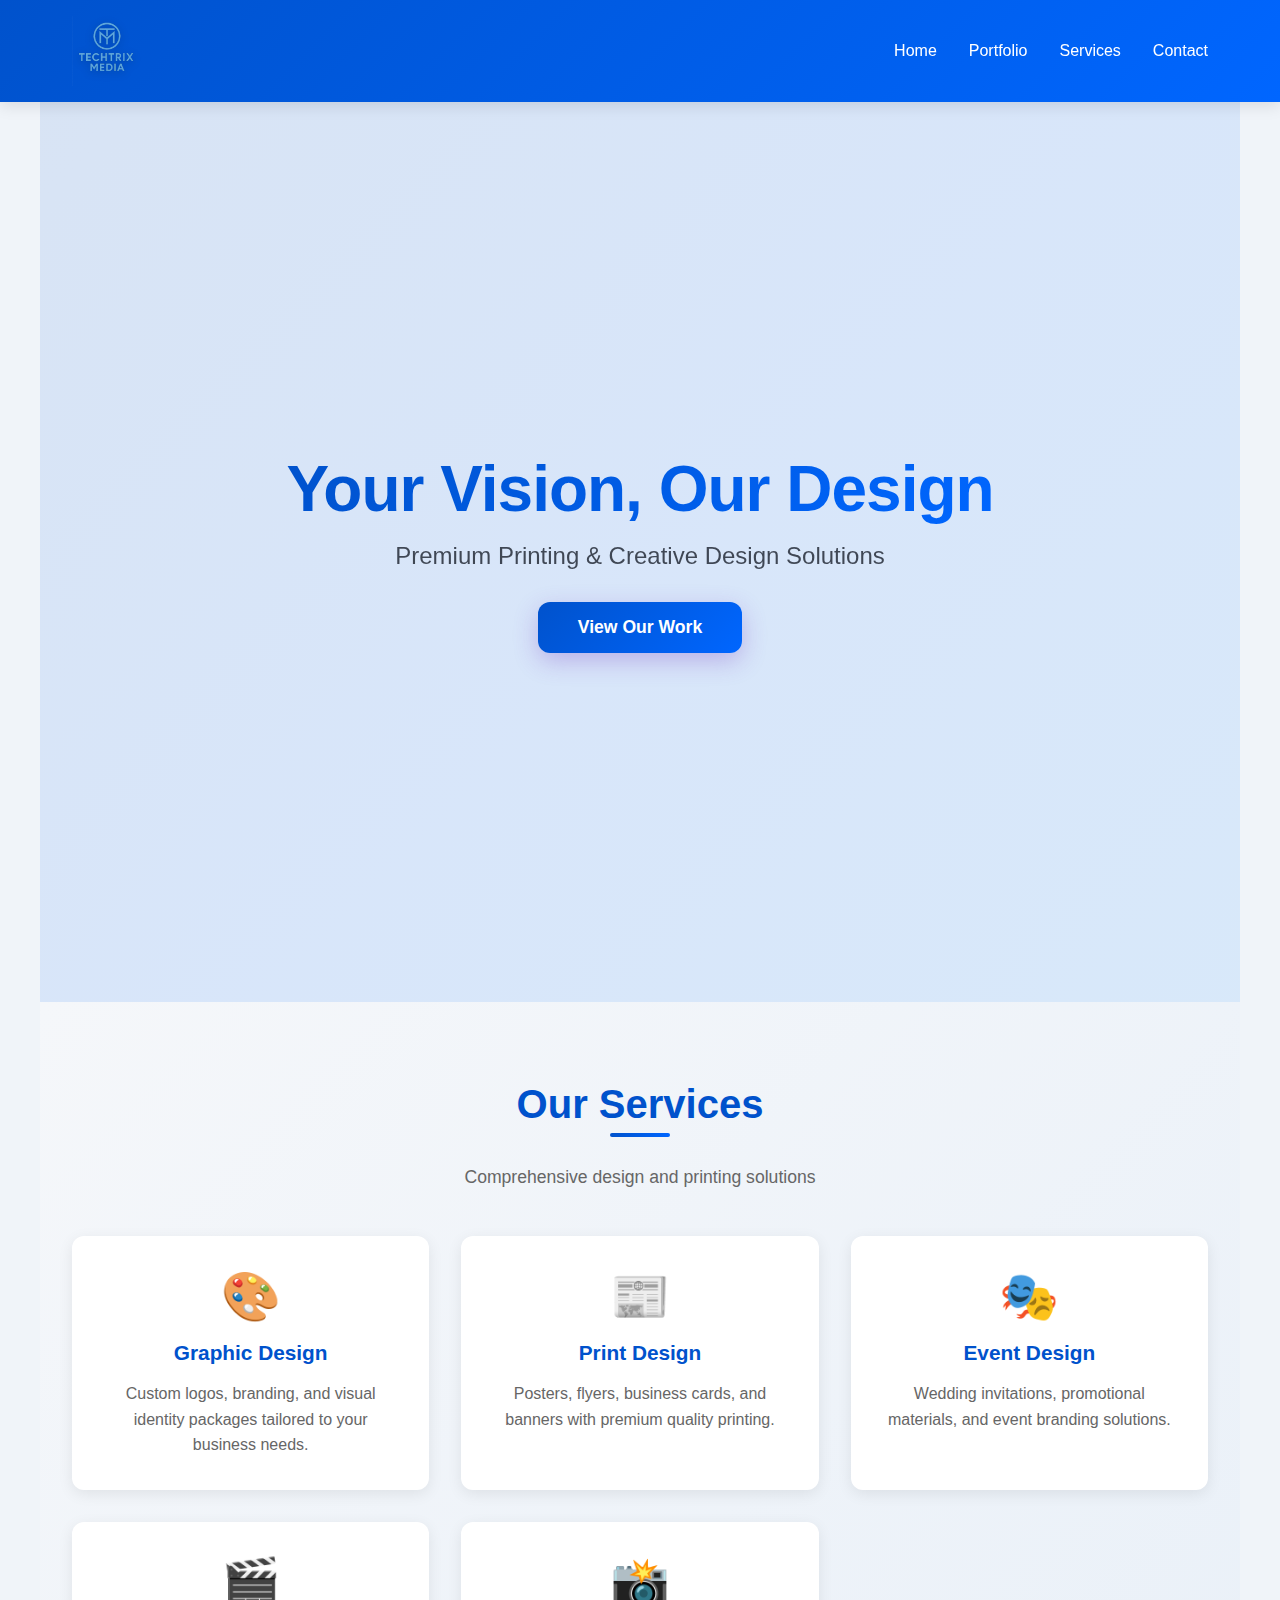
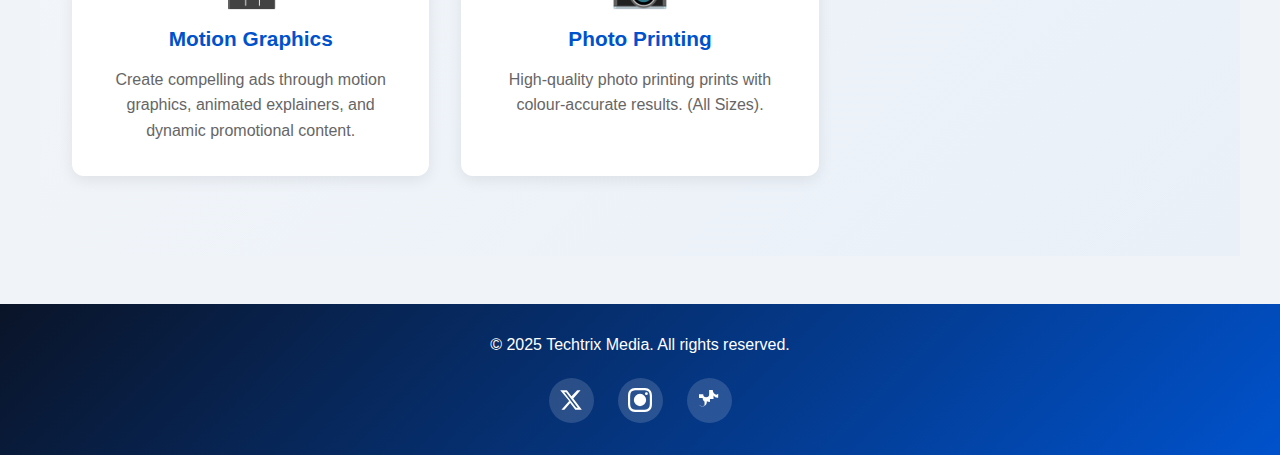
<file: index.html>
<!DOCTYPE html>
<html lang="en">
<head>
    <meta charset="UTF-8">
    <meta name="viewport" content="width=device-width, initial-scale=1.0">
    <link rel="icon" type="image/png" href="Poster Images/Techtrix Logo.png">
    <title>Techtrix Media</title>
    <link rel="stylesheet" href="styles.css">
</head>
<body>
    <!-- Navigation -->
    <nav class="navbar">
        <div class="nav-container">
            <div class="logo">
                <a href="index.html" style="display: flex; align-items: center; text-decoration: none;">
                    <img src="Poster Images/Techtrix Logo.png" alt="Logo" class="logo-image">
                </a>
            </div>
            <ul class="nav-links">
                <li><a href="index.html" class="nav-link active">Home</a></li>
                <li><a href="portfolio.html" class="nav-link">Portfolio</a></li>
                <li><a href="services.html" class="nav-link">Services</a></li>
                <li><a href="contact.html" class="nav-link">Contact</a></li>
            </ul>
        </div>
    </nav>

    <!-- Hero Section -->
    <section id="home" class="hero">
        <div class="hero-content">
            <h1 class="hero-title">Your Vision, Our Design</h1>
            <p class="hero-subtitle">Premium Printing & Creative Design Solutions</p>
            <a href="portfolio.html" class="cta-btn" style="text-decoration: none; display: inline-block;">View Our Work</a>
        </div>
        <div class="hero-background"></div>
    </section>

    <!-- Services Section -->
    <section id="services" class="services">
        <div class="section-header">
            <h2>Our Services</h2>
            <p>Comprehensive design and printing solutions</p>
        </div>

        <div class="services-grid">
            <div class="service-card">
                <div class="service-icon">🎨</div>
                <h3>Graphic Design</h3>
                <p>Custom logos, branding, and visual identity packages tailored to your business needs.</p>
            </div>

            <div class="service-card">
                <div class="service-icon">📰</div>
                <h3>Print Design</h3>
                <p>Posters, flyers, business cards, and banners with premium quality printing.</p>
            </div>

            <div class="service-card">
                <div class="service-icon">🎭</div>
                <h3>Event Design</h3>
                <p>Wedding invitations, promotional materials, and event branding solutions.</p>
            </div>

            <div class="service-card">
                <div class="service-icon">🎬</div>
                <h3>Motion Graphics</h3>
                <p>Create compelling ads through motion graphics, animated explainers, and dynamic promotional content.</p>
            </div>

            <div class="service-card">
                <div class="service-icon">📸</div>
                <h3>Photo Printing</h3>
                <p>High-quality photo printing prints with colour-accurate results. (All Sizes).</p>
            </div>
        </div>
    </section>

    <!-- Footer -->
    <footer class="footer">
        <div class="footer-content">
            <p>&copy; 2025 Techtrix Media. All rights reserved.</p>
            <div class="social-links">
                <a href="https://x.com/techtrix_media" target="_blank" class="social-link" title="Follow us on X (Twitter)">
                    <svg viewBox="0 0 24 24" fill="currentColor"><path d="M18.244 2.25h3.308l-7.227 8.26 8.502 11.24h-6.514l-5.106-6.67-5.829 6.67H2.42l7.728-8.835L1.236 2.25h6.655l4.595 6.073 5.738-6.073zm-1.161 17.52h1.833L7.084 4.126H5.117z"/></svg>
                </a>
                <a href="https://www.instagram.com/techtrix_media" target="_blank" class="social-link" title="Follow us on Instagram">
                    <svg viewBox="0 0 24 24" fill="currentColor"><path d="M12 2.163c3.204 0 3.584.012 4.85.07 3.252.148 4.771 1.691 4.919 4.919.058 1.265.069 1.645.069 4.849 0 3.205-.012 3.584-.069 4.849-.149 3.225-1.664 4.771-4.919 4.919-1.266.057-1.645.069-4.849.069-3.205 0-3.584-.012-4.849-.069-3.259-.149-4.771-1.699-4.919-4.92-.058-1.265-.07-1.644-.07-4.849 0-3.204.013-3.583.07-4.849.149-3.227 1.664-4.771 4.919-4.919 1.266-.057 1.645-.069 4.849-.069zm0-2.163c-3.259 0-3.667.014-4.947.072-4.358.2-6.78 2.618-6.98 6.98-.059 1.281-.073 1.689-.073 4.948 0 3.259.014 3.668.072 4.948.2 4.358 2.618 6.78 6.98 6.98 1.281.058 1.689.072 4.948.072 3.259 0 3.668-.014 4.948-.072 4.354-.2 6.782-2.618 6.979-6.98.059-1.28.073-1.689.073-4.948 0-3.259-.014-3.667-.072-4.947-.196-4.354-2.617-6.78-6.979-6.98-1.281-.059-1.69-.073-4.949-.073zM5.838 12a6.162 6.162 0 1112.324 0 6.162 6.162 0 01-12.324 0zM12 16a4 4 0 110-8 4 4 0 010 8zm4.965-10.322a1.44 1.44 0 1102.881 0 1.44 1.44 0 01-2.881 0z"/></svg>
                </a>
                <a href="https://www.tiktok.com/@techtrix_media?is_from_webapp=1&sender_device=pc" target="_blank" class="social-link" title="Follow us on TikTok">
                    <svg viewBox="0 0 24 24" fill="currentColor"><path d="M19.59 6.69a4.83 4.83 0 01-3.77-4.25V2h-3.68v4.26a2.85 2.85 0 01-5.92 0H2v3.75h3.6a4.27 4.27 0 001.94 3.75v3.68c-.5.1-1 .3-1.44.56-.4.3-.78.63-1.1 1A5.7 5.7 0 002 17.1a4.72 4.72 0 007.28-.91 5.28 5.28 0 00.52-2.95 11.68 11.68 0 003.14.77v-4.07a6.7 6.7 0 01-.44-.12A4.25 4.25 0 0012.6 11h3.93V7.38a4.85 4.85 0 004.6 2.26l.09-3.94z"/></svg>
                </a>
            </div>
        </div>
    </footer>

    <script src="script.js"></script>
</body>
</html>
</file>
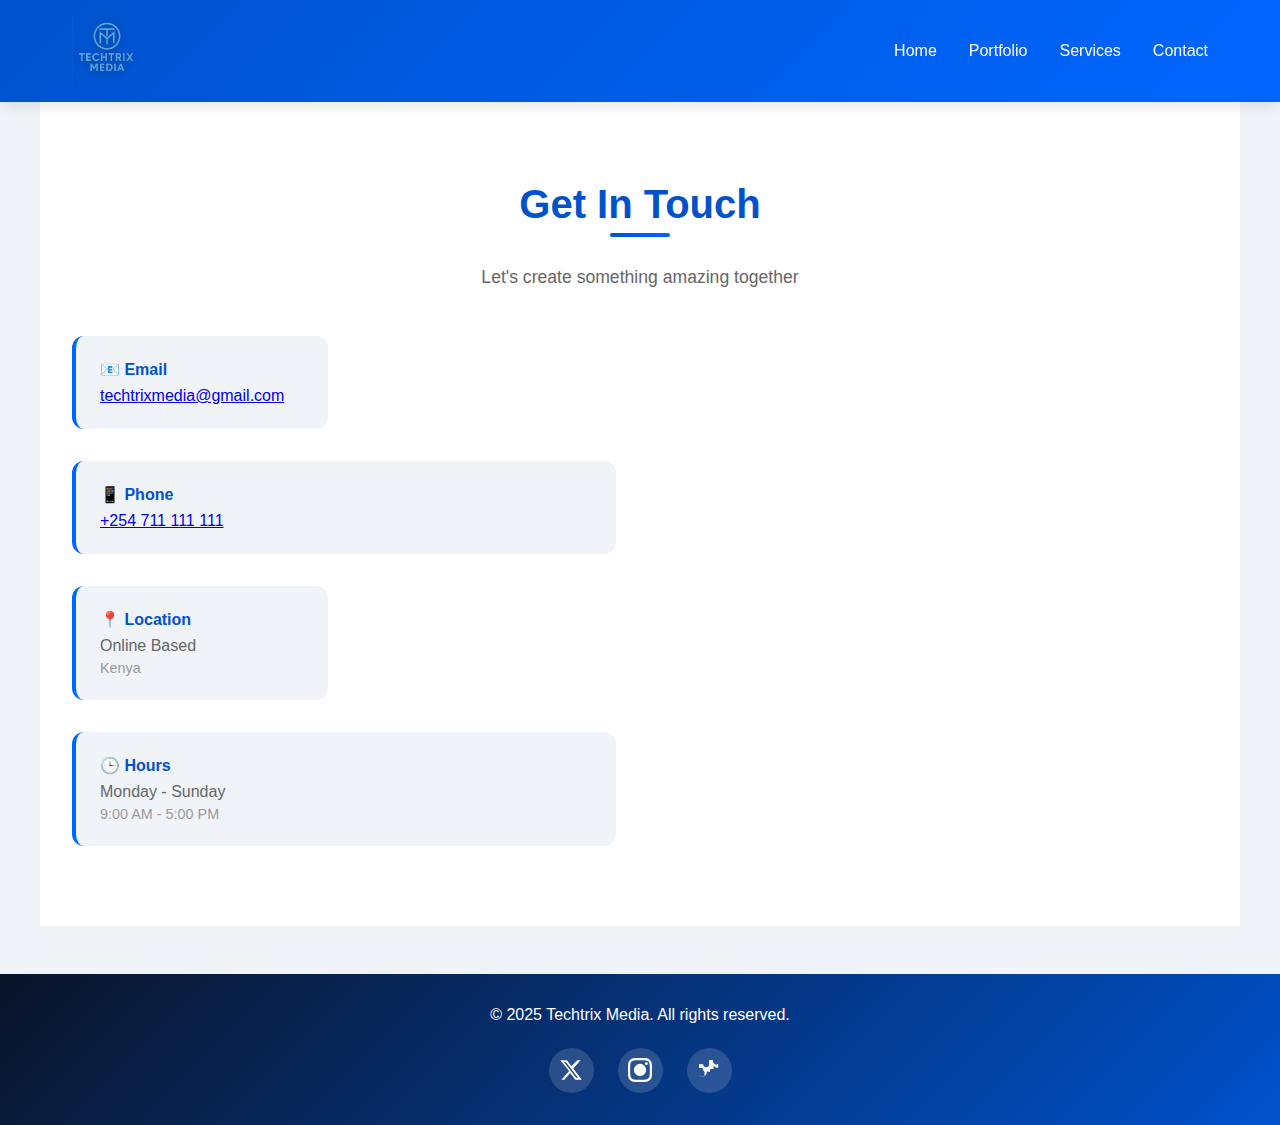
<file: contact.html>
<!DOCTYPE html>
<html lang="en">
<head>
    <meta charset="UTF-8">
    <meta name="viewport" content="width=device-width, initial-scale=1.0">
    <link rel="icon" type="image/png" href="Poster Images/Techtrix Logo.png">
    <title>Contact Us - Creative Design Studio</title>
    <link rel="stylesheet" href="styles.css">
</head>
<body>
    <!-- Navigation -->
    <nav class="navbar">
        <div class="nav-container">
            <div class="logo">
                <a href="index.html" style="display: flex; align-items: center; text-decoration: none;">
                    <img src="Poster Images/Techtrix Logo.png" alt="Logo" class="logo-image">
                </a>
            </div>
            <ul class="nav-links">
                <li><a href="index.html" class="nav-link">Home</a></li>
                <li><a href="portfolio.html" class="nav-link">Portfolio</a></li>
                <li><a href="services.html" class="nav-link">Services</a></li>
                <li><a href="contact.html" class="nav-link active">Contact</a></li>
            </ul>
        </div>
    </nav>

    <!-- Contact Section -->
    <section id="contact" class="contact">
        <div class="section-header">
            <h2>Get In Touch</h2>
            <p>Let's create something amazing together</p>
        </div>

        <div class="contact-container">
            <div class="contact-info">
                <div class="info-item">
                    <h4>📧 Email</h4>
                    <p><a href="mailto:techtrixmedia@gmail.com">techtrixmedia@gmail.com</a></p>
                </div>
                <div class="info-item wide">
                    <h4>📱 Phone</h4>
                    <p><a href="tel:+254711111111">+254 711 111 111</a></p>
                </div>
                <div class="info-item">
                    <h4>📍 Location</h4>
                    <p>Online Based<br><span class="sub-text">Kenya</span></p>
                </div>
                <div class="info-item wide">
                    <h4>🕒 Hours</h4>
                    <p>Monday - Sunday<br><span class="sub-text">9:00 AM - 5:00 PM</span></p>
                </div>
            </div>
        </div>
    </section>

    <!-- Footer -->
    <footer class="footer">
        <div class="footer-content">
            <p>&copy; 2025 Techtrix Media. All rights reserved. </p>
            <div class="social-links">
                <a href="https://x.com/techtrix_media" target="_blank" class="social-link" title="Follow us on X (Twitter)">
                    <svg viewBox="0 0 24 24" fill="currentColor"><path d="M18.244 2.25h3.308l-7.227 8.26 8.502 11.24h-6.514l-5.106-6.67-5.829 6.67H2.42l7.728-8.835L1.236 2.25h6.655l4.595 6.073 5.738-6.073zm-1.161 17.52h1.833L7.084 4.126H5.117z"/></svg>
                </a>
                <a href="https://www.instagram.com/techtrix_media" target="_blank" class="social-link" title="Follow us on Instagram">
                    <svg viewBox="0 0 24 24" fill="currentColor"><path d="M12 2.163c3.204 0 3.584.012 4.85.07 3.252.148 4.771 1.691 4.919 4.919.058 1.265.069 1.645.069 4.849 0 3.205-.012 3.584-.069 4.849-.149 3.225-1.664 4.771-4.919 4.919-1.266.057-1.645.069-4.849.069-3.205 0-3.584-.012-4.849-.069-3.259-.149-4.771-1.699-4.919-4.92-.058-1.265-.07-1.644-.07-4.849 0-3.204.013-3.583.07-4.849.149-3.227 1.664-4.771 4.919-4.919 1.266-.057 1.645-.069 4.849-.069zm0-2.163c-3.259 0-3.667.014-4.947.072-4.358.2-6.78 2.618-6.98 6.98-.059 1.281-.073 1.689-.073 4.948 0 3.259.014 3.668.072 4.948.2 4.358 2.618 6.78 6.98 6.98 1.281.058 1.689.072 4.948.072 3.259 0 3.668-.014 4.948-.072 4.354-.2 6.782-2.618 6.979-6.98.059-1.28.073-1.689.073-4.948 0-3.259-.014-3.667-.072-4.947-.196-4.354-2.617-6.78-6.979-6.98-1.281-.059-1.69-.073-4.949-.073zM5.838 12a6.162 6.162 0 1112.324 0 6.162 6.162 0 01-12.324 0zM12 16a4 4 0 110-8 4 4 0 010 8zm4.965-10.322a1.44 1.44 0 1102.881 0 1.44 1.44 0 01-2.881 0z"/></svg>
                </a>
                <a href="https://www.tiktok.com/@techtrix_media?is_from_webapp=1&sender_device=pc" target="_blank" class="social-link" title="Follow us on TikTok">
                    <svg viewBox="0 0 24 24" fill="currentColor"><path d="M19.59 6.69a4.83 4.83 0 01-3.77-4.25V2h-3.68v4.26a2.85 2.85 0 01-5.92 0H2v3.75h3.6a4.27 4.27 0 001.94 3.75v3.68c-.5.1-1 .3-1.44.56-.4.3-.78.63-1.1 1A5.7 5.7 0 002 17.1a4.72 4.72 0 007.28-.91 5.28 5.28 0 00.52-2.95 11.68 11.68 0 003.14.77v-4.07a6.7 6.7 0 01-.44-.12A4.25 4.25 0 0012.6 11h3.93V7.38a4.85 4.85 0 004.6 2.26l.09-3.94z"/></svg>
                </a>
            </div>
        </div>
    </footer>

    <script src="script.js"></script>
</body>
</html>
</file>
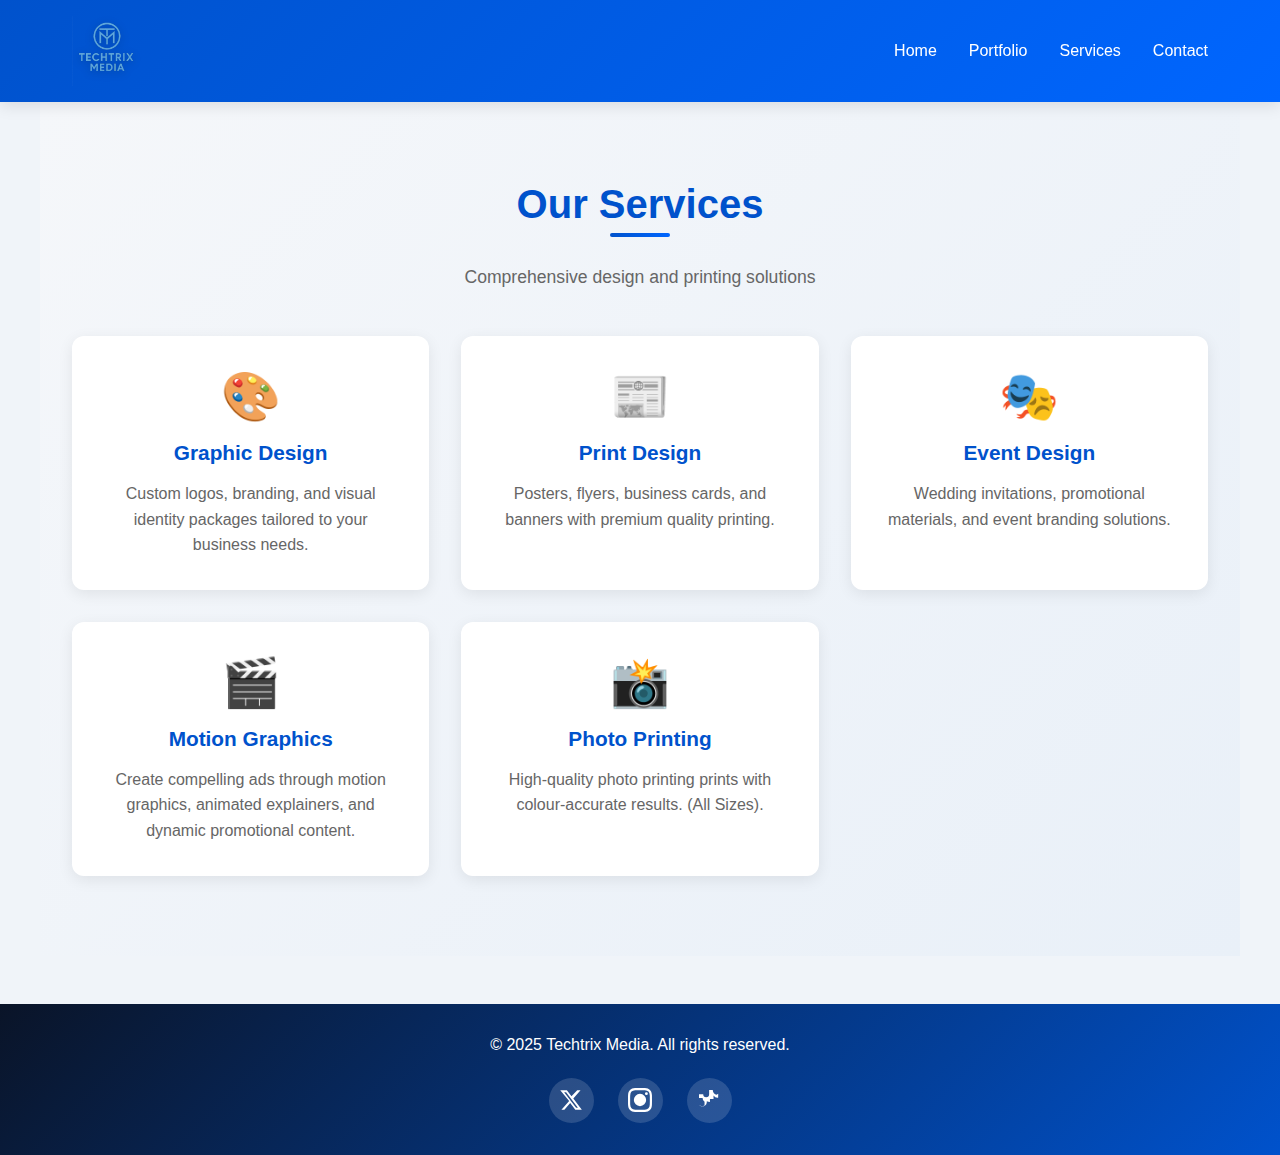
<file: services.html>
<!DOCTYPE html>
<html lang="en">
<head>
    <meta charset="UTF-8">
    <meta name="viewport" content="width=device-width, initial-scale=1.0">
    <link rel="icon" type="image/png" href="Poster Images/Techtrix Logo.png">
    <title>Our Services - Creative Design Studio</title>
    <link rel="stylesheet" href="styles.css">
</head>
<body>
    <!-- Navigation -->
    <nav class="navbar">
        <div class="nav-container">
            <div class="logo">
                <a href="index.html" style="display: flex; align-items: center; text-decoration: none;">
                    <img src="Poster Images/Techtrix Logo.png" alt="Logo" class="logo-image">
                </a>
            </div>
            <ul class="nav-links">
                <li><a href="index.html" class="nav-link">Home</a></li>
                <li><a href="portfolio.html" class="nav-link">Portfolio</a></li>
                <li><a href="services.html" class="nav-link active">Services</a></li>
                <li><a href="contact.html" class="nav-link">Contact</a></li>
            </ul>
        </div>
    </nav>

    <!-- Services Section -->
    <section id="services" class="services">
        <div class="section-header">
            <h2>Our Services</h2>
            <p>Comprehensive design and printing solutions</p>
        </div>

        <div class="services-grid">
            <div class="service-card">
                <div class="service-icon">🎨</div>
                <h3>Graphic Design</h3>
                <p>Custom logos, branding, and visual identity packages tailored to your business needs.</p>
            </div>

            <div class="service-card">
                <div class="service-icon">📰</div>
                <h3>Print Design</h3>
                <p>Posters, flyers, business cards, and banners with premium quality printing.</p>
            </div>

            <div class="service-card">
                <div class="service-icon">🎭</div>
                <h3>Event Design</h3>
                <p>Wedding invitations, promotional materials, and event branding solutions.</p>
            </div>

            <div class="service-card">
                <div class="service-icon">🎬</div>
                <h3>Motion Graphics</h3>
                <p>Create compelling ads through motion graphics, animated explainers, and dynamic promotional content.</p>
            </div>

            <div class="service-card">
                <div class="service-icon">📸</div>
                <h3>Photo Printing</h3>
                <p>High-quality photo printing prints with colour-accurate results. (All Sizes).</p>
            </div>
        </div>
    </section>

    <!-- Footer -->
    <footer class="footer">
        <div class="footer-content">
            <p>&copy; 2025 Techtrix Media. All rights reserved.</p>
            <div class="social-links">
                <a href="https://x.com/techtrix_media" target="_blank" class="social-link" title="Follow us on X (Twitter)">
                    <svg viewBox="0 0 24 24" fill="currentColor"><path d="M18.244 2.25h3.308l-7.227 8.26 8.502 11.24h-6.514l-5.106-6.67-5.829 6.67H2.42l7.728-8.835L1.236 2.25h6.655l4.595 6.073 5.738-6.073zm-1.161 17.52h1.833L7.084 4.126H5.117z"/></svg>
                </a>
                <a href="https://www.instagram.com/techtrix_media" target="_blank" class="social-link" title="Follow us on Instagram">
                    <svg viewBox="0 0 24 24" fill="currentColor"><path d="M12 2.163c3.204 0 3.584.012 4.85.07 3.252.148 4.771 1.691 4.919 4.919.058 1.265.069 1.645.069 4.849 0 3.205-.012 3.584-.069 4.849-.149 3.225-1.664 4.771-4.919 4.919-1.266.057-1.645.069-4.849.069-3.205 0-3.584-.012-4.849-.069-3.259-.149-4.771-1.699-4.919-4.92-.058-1.265-.07-1.644-.07-4.849 0-3.204.013-3.583.07-4.849.149-3.227 1.664-4.771 4.919-4.919 1.266-.057 1.645-.069 4.849-.069zm0-2.163c-3.259 0-3.667.014-4.947.072-4.358.2-6.78 2.618-6.98 6.98-.059 1.281-.073 1.689-.073 4.948 0 3.259.014 3.668.072 4.948.2 4.358 2.618 6.78 6.98 6.98 1.281.058 1.689.072 4.948.072 3.259 0 3.668-.014 4.948-.072 4.354-.2 6.782-2.618 6.979-6.98.059-1.28.073-1.689.073-4.948 0-3.259-.014-3.667-.072-4.947-.196-4.354-2.617-6.78-6.979-6.98-1.281-.059-1.69-.073-4.949-.073zM5.838 12a6.162 6.162 0 1112.324 0 6.162 6.162 0 01-12.324 0zM12 16a4 4 0 110-8 4 4 0 010 8zm4.965-10.322a1.44 1.44 0 1102.881 0 1.44 1.44 0 01-2.881 0z"/></svg>
                </a>
                <a href="https://www.tiktok.com/@techtrix_media?is_from_webapp=1&sender_device=pc" target="_blank" class="social-link" title="Follow us on TikTok">
                    <svg viewBox="0 0 24 24" fill="currentColor"><path d="M19.59 6.69a4.83 4.83 0 01-3.77-4.25V2h-3.68v4.26a2.85 2.85 0 01-5.92 0H2v3.75h3.6a4.27 4.27 0 001.94 3.75v3.68c-.5.1-1 .3-1.44.56-.4.3-.78.63-1.1 1A5.7 5.7 0 002 17.1a4.72 4.72 0 007.28-.91 5.28 5.28 0 00.52-2.95 11.68 11.68 0 003.14.77v-4.07a6.7 6.7 0 01-.44-.12A4.25 4.25 0 0012.6 11h3.93V7.38a4.85 4.85 0 004.6 2.26l.09-3.94z"/></svg>
                </a>
            </div>
        </div>
    </footer>

    <script src="script.js"></script>
</body>
</html>
</file>
<file: styles.css>
* {
    margin: 0;
    padding: 0;
    box-sizing: border-box;
}

:root {
    --primary-color: #0052cc;        /* Vibrant Blue */
    --secondary-color: #0066ff;      /* Bright Blue */
    --accent-color: #0080ff;         /* Sky Blue */
    --dark-bg: #0a1428;
    --light-bg: #f0f4f9;
    --text-dark: #1a202c;
    --text-light: #ffffff;
    --border-radius: 12px;
    --transition: all 0.3s ease;
}

body {
    font-family: 'Segoe UI', Tahoma, Geneva, Verdana, sans-serif;
    background-color: var(--light-bg);
    color: var(--text-dark);
    overflow-x: hidden;
}

/* Navigation */
.navbar {
    background: linear-gradient(135deg, var(--primary-color), var(--secondary-color));
    padding: 1rem 0;
    position: sticky;
    top: 0;
    z-index: 1000;
    box-shadow: 0 4px 15px rgba(0, 0, 0, 0.1);
}

.nav-container {
    max-width: 1200px;
    margin: 0 auto;
    padding: 0 2rem;
    display: flex;
    justify-content: space-between;
    align-items: center;
}

.logo {
    font-size: 1.5rem;
    font-weight: bold;
    color: var(--text-light);
    letter-spacing: 0.5px;
    display: flex;
    align-items: center;
    gap: 0.8rem;
    cursor: pointer;
    transition: var(--transition);
}

.logo-image {
    height: 70px;
    width: auto;
    object-fit: contain;
    filter: brightness(3) drop-shadow(0 2px 4px rgba(0, 0, 0, 0.2));
    transition: var(--transition);
}

.logo:hover .logo-image {
    transform: scale(1.05);
    filter: brightness(3.3) drop-shadow(0 6px 12px rgba(0, 0, 0, 0.3));
}

.nav-links {
    display: flex;
    list-style: none;
    gap: 2rem;
}

.nav-link {
    color: var(--text-light);
    text-decoration: none;
    font-weight: 500;
    position: relative;
    transition: var(--transition);
}

.nav-link::after {
    content: '';
    position: absolute;
    bottom: -5px;
    left: 0;
    width: 0;
    height: 2px;
    background: var(--accent-color);
    transition: var(--transition);
}

.nav-link:hover::after {
    width: 100%;
}

/* Hero Section */
.hero {
    min-height: 100vh;
    display: flex;
    align-items: center;
    justify-content: center;
    position: relative;
    overflow: hidden;
}

.hero-background {
    position: absolute;
    top: 0;
    left: 0;
    width: 100%;
    height: 100%;
    background: linear-gradient(135deg, var(--primary-color) 0%, var(--secondary-color) 50%, var(--accent-color) 100%);
    opacity: 0.1;
    z-index: -1;
}

.hero-content {
    text-align: center;
    z-index: 1;
    animation: fadeInUp 0.8s ease;
}

.hero-title {
    font-size: 4rem;
    margin-bottom: 1rem;
    background: linear-gradient(135deg, var(--primary-color), var(--secondary-color));
    -webkit-background-clip: text;
    -webkit-text-fill-color: transparent;
    background-clip: text;
    font-weight: 800;
    letter-spacing: -1px;
}

.hero-subtitle {
    font-size: 1.5rem;
    color: var(--text-dark);
    margin-bottom: 2rem;
    opacity: 0.8;
}

.cta-btn {
    padding: 15px 40px;
    font-size: 1.1rem;
    border: none;
    border-radius: var(--border-radius);
    background: linear-gradient(135deg, var(--primary-color), var(--secondary-color));
    color: var(--text-light);
    cursor: pointer;
    font-weight: 600;
    transition: var(--transition);
    box-shadow: 0 8px 25px rgba(111, 56, 197, 0.3);
}

.cta-btn:hover {
    transform: translateY(-3px);
    box-shadow: 0 12px 35px rgba(111, 56, 197, 0.4);
}

/* Sections */
section {
    padding: 5rem 2rem;
    max-width: 1200px;
    margin: 0 auto;
}

.section-header {
    text-align: center;
    margin-bottom: 3rem;
}

.section-header h2 {
    font-size: 2.5rem;
    margin-bottom: 1rem;
    color: var(--primary-color);
    position: relative;
    display: inline-block;
}

.section-header h2::after {
    content: '';
    position: absolute;
    bottom: -10px;
    left: 50%;
    transform: translateX(-50%);
    width: 60px;
    height: 4px;
    background: linear-gradient(90deg, var(--primary-color), var(--secondary-color));
    border-radius: 2px;
}

.section-header p {
    font-size: 1.1rem;
    color: #666;
    margin-top: 1.5rem;
}

/* Portfolio Section */
.portfolio {
    background-color: #ffffff;
}

.portfolio-grid {
    display: grid;
    grid-template-columns: repeat(auto-fit, minmax(280px, 1fr));
    gap: 2rem;
}

.portfolio-item {
    background: white;
    border-radius: var(--border-radius);
    overflow: hidden;
    box-shadow: 0 4px 15px rgba(0, 0, 0, 0.08);
    transition: var(--transition);
    cursor: pointer;
    animation: slideIn 0.6s ease;
}

.portfolio-item:hover {
    transform: translateY(-8px);
    box-shadow: 0 12px 35px rgba(111, 56, 197, 0.2);
}

.portfolio-image {
    overflow: hidden;
    height: 350px;
    background: var(--light-bg);
}

.portfolio-image img {
    width: 100%;
    height: 100%;
    object-fit: contain;
    transition: var(--transition);
    padding: 10px;
}

.portfolio-video {
    overflow: hidden;
    height: 350px;
    background: #000;
    display: flex;
    align-items: center;
    justify-content: center;
}

.portfolio-video video {
    width: 100%;
    height: 100%;
    object-fit: contain;
    transition: var(--transition);
}

.portfolio-item:hover .portfolio-image img {
    transform: scale(1.1);
}

.portfolio-info {
    padding: 1.5rem;
}

.portfolio-info h3 {
    font-size: 1.3rem;
    margin-bottom: 0.5rem;
    color: var(--primary-color);
}

.portfolio-info p {
    color: #666;
    margin-bottom: 1rem;
    font-size: 0.95rem;
}

.tag {
    display: inline-block;
    background: linear-gradient(135deg, var(--primary-color), var(--secondary-color));
    color: white;
    padding: 0.4rem 0.8rem;
    border-radius: 20px;
    font-size: 0.8rem;
    font-weight: 600;
}

/* Services Section */
.services {
    background: linear-gradient(135deg, #f5f7fa 0%, #e9f0f8 100%);
}

.services-grid {
    display: grid;
    grid-template-columns: repeat(auto-fit, minmax(300px, 1fr));
    gap: 2rem;
}

.service-card {
    background: white;
    padding: 2rem;
    border-radius: var(--border-radius);
    text-align: center;
    box-shadow: 0 4px 15px rgba(0, 0, 0, 0.08);
    transition: var(--transition);
    animation: slideIn 0.6s ease;
}

.service-card:hover {
    transform: translateY(-8px);
    box-shadow: 0 12px 35px rgba(111, 56, 197, 0.2);
    border-top: 4px solid var(--secondary-color);
}

.service-icon {
    font-size: 3rem;
    margin-bottom: 1rem;
}

.service-card h3 {
    font-size: 1.3rem;
    margin-bottom: 1rem;
    color: var(--primary-color);
}

.service-card p {
    color: #666;
    line-height: 1.6;
}

/* Contact Section */
.contact {
    background: white;
}

.contact-container {
    display: grid;
    grid-template-columns: 1fr 1fr;
    gap: 3rem;
    margin-top: 2rem;
}

.contact-form {
    display: flex;
    flex-direction: column;
    gap: 1.5rem;
}

.form-group input,
.form-group textarea {
    width: 100%;
    padding: 1rem;
    border: 2px solid #e0e0e0;
    border-radius: var(--border-radius);
    font-family: inherit;
    font-size: 1rem;
    transition: var(--transition);
}

.form-group input:focus,
.form-group textarea:focus {
    outline: none;
    border-color: var(--primary-color);
    box-shadow: 0 0 10px rgba(111, 56, 197, 0.1);
}

.submit-btn {
    padding: 1rem 2rem;
    background: linear-gradient(135deg, var(--primary-color), var(--secondary-color));
    color: white;
    border: none;
    border-radius: var(--border-radius);
    font-size: 1rem;
    font-weight: 600;
    cursor: pointer;
    transition: var(--transition);
}

.submit-btn:hover {
    transform: translateY(-2px);
    box-shadow: 0 8px 25px rgba(111, 56, 197, 0.3);
}

.contact-info {
    display: grid;
    grid-template-columns: repeat(2, 1fr);
    gap: 2rem;
}

.info-item {
    padding: 1.5rem;
    background: var(--light-bg);
    border-radius: var(--border-radius);
    border-left: 4px solid var(--secondary-color);
}

/* Wider contact items (phone/hours) span both columns on wider screens */
.info-item.wide {
    grid-column: span 2;
}

@media (max-width: 768px) {
    .info-item.wide {
        grid-column: auto; /* stack normally on mobile */
    }
}

.info-item h4 {
    margin-bottom: 0.5rem;
    color: var(--primary-color);
}

.info-item p {

    .info-item a {
        color: var(--primary-color);
        text-decoration: none;
        font-weight: 500;
        transition: var(--transition);
    }

    .info-item a:hover {
        color: var(--secondary-color);
        text-decoration: underline;
    }

    .sub-text {
        display: block;
        color: #999;
        font-size: 0.9rem;
        margin-top: 0.3rem;
    }
    color: #666;
}

/* Footer */
.footer {
    background: linear-gradient(135deg, var(--dark-bg), var(--primary-color));
    color: white;
    text-align: center;
    padding: 2rem;
    margin-top: 3rem;

.footer-content {
    max-width: 1200px;
    margin: 0 auto;
}

.footer-content p {
    margin-bottom: 1.5rem;
}

.social-links {
    display: flex;
    justify-content: center;
    gap: 1.5rem;
    flex-wrap: wrap;
}

.social-link {
    display: inline-flex;
    align-items: center;
    justify-content: center;
    width: 45px;
    height: 45px;
    background: rgba(255, 255, 255, 0.15);
    color: white;
    border-radius: 50%;
    transition: var(--transition);
    border: 2px solid transparent;
}

.social-link:hover {
    background: rgba(255, 255, 255, 0.3);
    transform: translateY(-3px);
    border-color: var(--accent-color);
    color: var(--accent-color);
}

.social-link svg {
    width: 24px;
    height: 24px;
}
}

/* Animations */
@keyframes fadeInUp {
    from {
        opacity: 0;
        transform: translateY(30px);
    }
    to {
        opacity: 1;
        transform: translateY(0);
    }
}

@keyframes slideIn {
    from {
        opacity: 0;
        transform: translateX(-20px);
    }
    to {
        opacity: 1;
        transform: translateX(0);
    }
}

/* Responsive Design */
@media (max-width: 768px) {
    .hero-title {
        font-size: 2.5rem;
    }

    .hero-subtitle {
        font-size: 1.2rem;
    }

    .section-header h2 {
        font-size: 2rem;
    }

    .nav-links {
        gap: 1rem;
    }

    .contact-container {
        grid-template-columns: 1fr;
    }

    .contact-info {
        grid-template-columns: 1fr;
    }

    .portfolio-grid {
        grid-template-columns: 1fr;
    }

    .services-grid {
        grid-template-columns: 1fr;
    }
}

@media (max-width: 480px) {
    .hero-title {
        font-size: 1.8rem;
    }

    .nav-container {
        flex-direction: column;
        gap: 1rem;
    }

    .nav-links {
        flex-direction: column;
        gap: 0.5rem;
    }

    section {
        padding: 3rem 1rem;
    }
}
</file>
